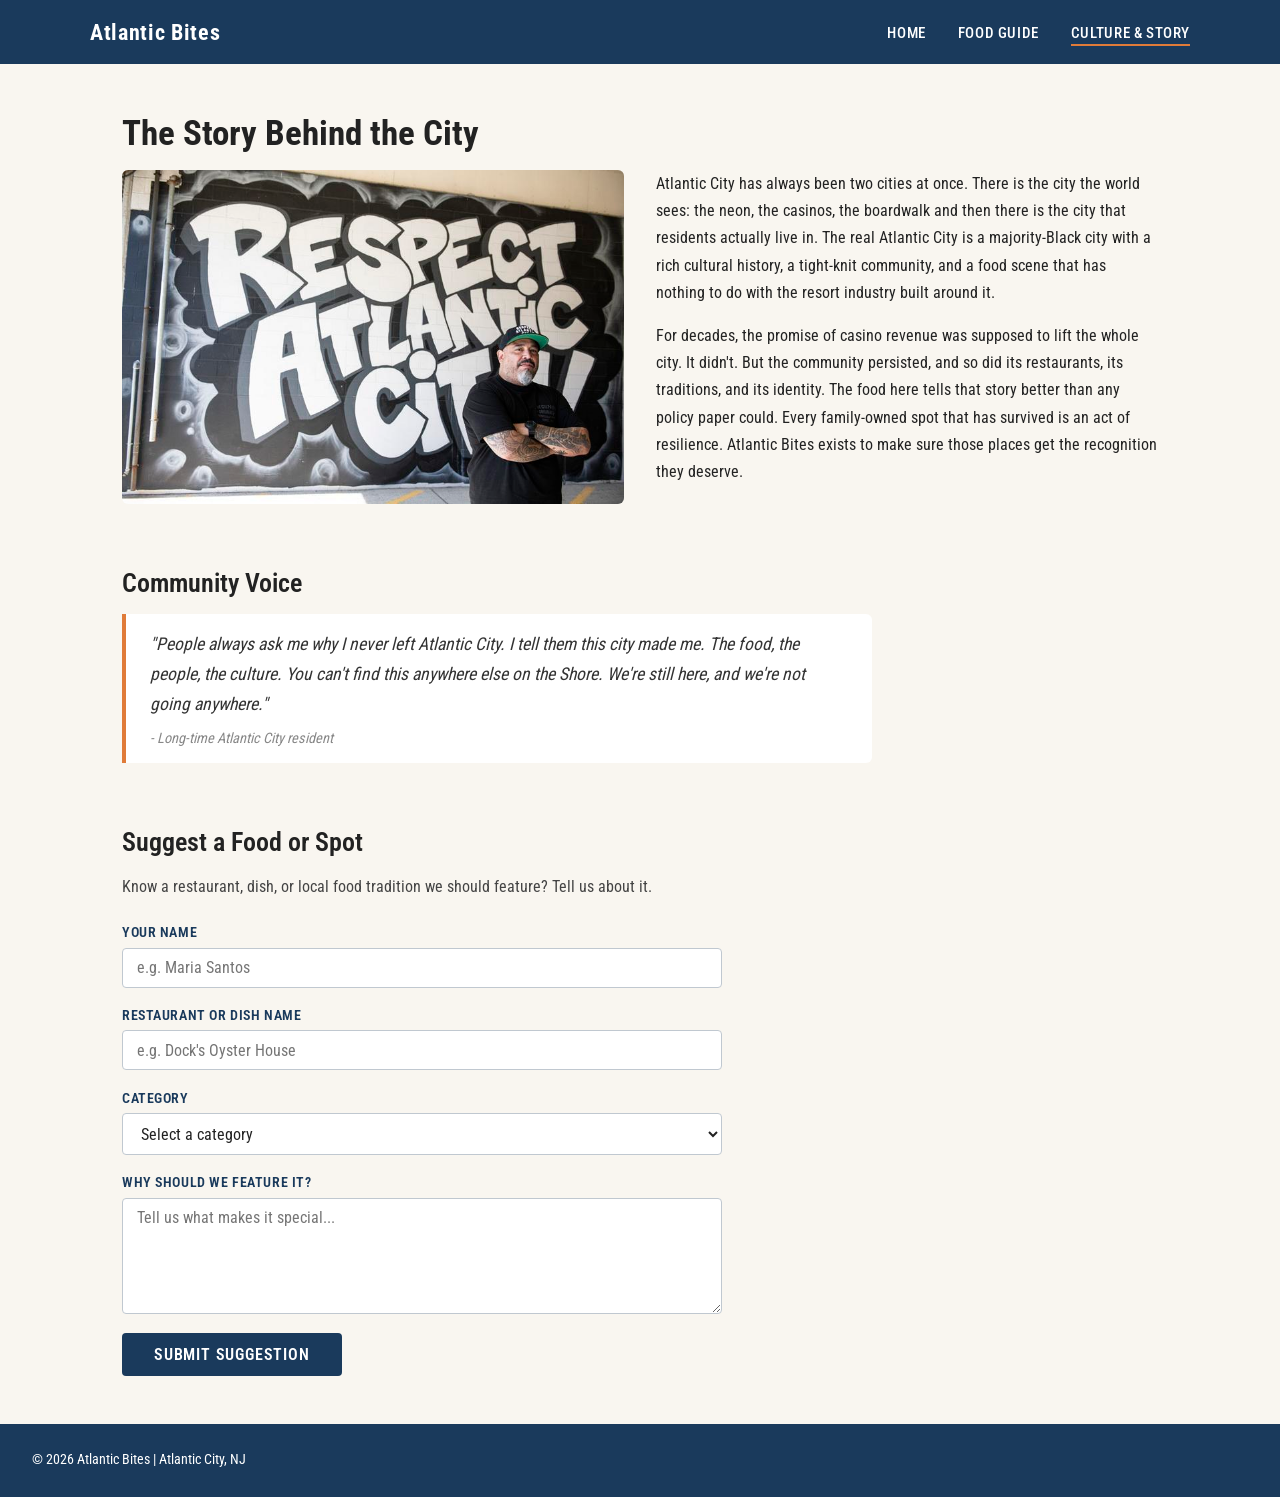
<file: culture.html>
<!DOCTYPE html>
<html lang="en">
<head>
  <meta charset="utf-8">
  <meta name="viewport" content="width=device-width, initial-scale=1.0">
  <title>Atlantic Bites - Culture &amp; Story</title>
  <link rel="stylesheet" href="css/style.css">
</head>
<body>

  <header>
    <nav>
      <a href="intexmain.html" class="logo">Atlantic Bites</a>
      <ul>
        <li><a href="index.html">Home</a></li>
        <li><a href="foodguide.html">Food Guide</a></li>
        <li><a href="culture.html" class="selected">Culture &amp; Story</a></li>
      </ul>
    </nav>
  </header>

  <main>

    <section class="culture-story">
      <h1>The Story Behind the City</h1>
      <div class="story-grid">
        <img
          src="images/culture.jpg"
          srcset="images/culture.jpg 1x, images/culture2x.jpg 2x"
          width="800"
          height="500"
          alt="A neighborhood street in Atlantic City">
        <div class="story-text">
          <p>Atlantic City has always been two cities at once. There is the city the world sees: the neon, the casinos, the boardwalk and then there is the city that residents actually live in. The real Atlantic City is a majority-Black city with a rich cultural history, a tight-knit community, and a food scene that has nothing to do with the resort industry built around it.</p>
          <p>For decades, the promise of casino revenue was supposed to lift the whole city. It didn't. But the community persisted, and so did its restaurants, its traditions, and its identity. The food here tells that story better than any policy paper could. Every family-owned spot that has survived is an act of resilience. Atlantic Bites exists to make sure those places get the recognition they deserve.</p>
        </div>
      </div>
    </section>

    <section class="community-voice">
      <h2>Community Voice</h2>
      <blockquote>
        <p>"People always ask me why I never left Atlantic City. I tell them this city made me. The food, the people, the culture. You can't find this anywhere else on the Shore. We're still here, and we're not going anywhere."</p>
        <cite>- Long-time Atlantic City resident</cite>
      </blockquote>
    </section>

    <section class="suggest">
      <h2>Suggest a Food or Spot</h2>
      <p>Know a restaurant, dish, or local food tradition we should feature? Tell us about it.</p>
      <form action="https://formspree.io/f/YOUR_FORM_ID" method="POST">

        <div class="form-group">
          <label for="name">Your Name</label>
          <input type="text" id="name" name="name" placeholder="e.g. Maria Santos" required>
        </div>

        <div class="form-group">
          <label for="spot">Restaurant or Dish Name</label>
          <input type="text" id="spot" name="spot" placeholder="e.g. Dock's Oyster House" required>
        </div>

        <div class="form-group">
          <label for="category">Category</label>
          <select id="category" name="category">
            <option value="">Select a category</option>
            <option value="seafood">Seafood</option>
            <option value="soul-food">Soul Food</option>
            <option value="international">International</option>
            <option value="other">Other</option>
          </select>
        </div>

        <div class="form-group">
          <label for="message">Why should we feature it?</label>
          <textarea id="message" name="message" rows="5" placeholder="Tell us what makes it special..." required></textarea>
        </div>

        <button type="submit">Submit Suggestion</button>

      </form>

      <p class="form-confirmation" style="display: none; color: #1a3a5c; font-weight: 600; margin-top: 1rem;"></p>
    </section>

  </main>

  <footer>
    <p>&copy; 2026 Atlantic Bites | Atlantic City, NJ</p>
  </footer>

  <script src="js/script.js"></script>

</body>
</html>
</file>
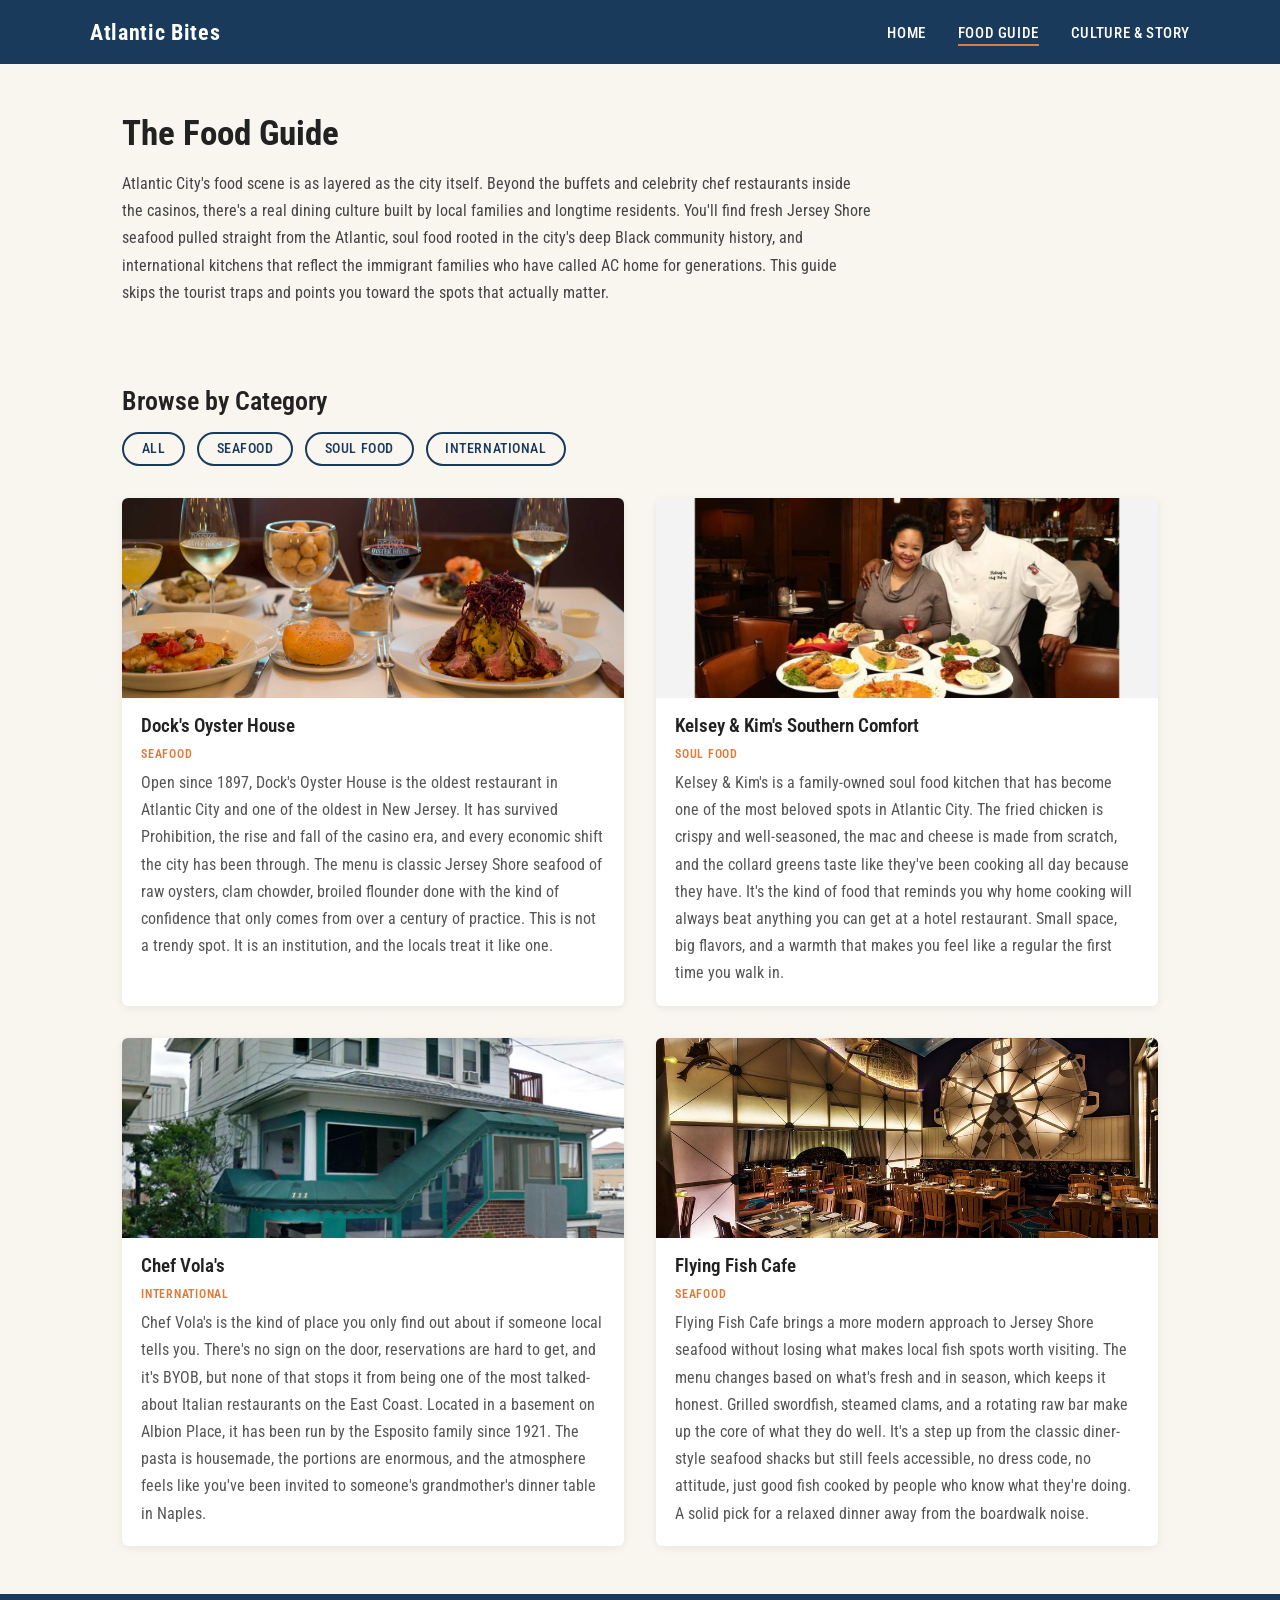
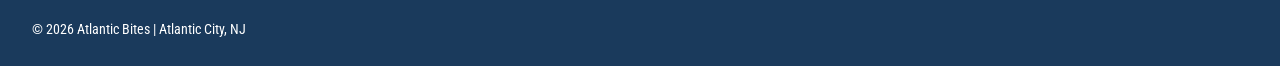
<file: foodguide.html>
<!DOCTYPE html>
<html lang="en">
<head>
  <meta charset="utf-8">
  <meta name="viewport" content="width=device-width, initial-scale=1.0">
  <title>Atlantic Bites — Food Guide</title>
  <link rel="stylesheet" href="css/style.css">
</head>
<body>

  <header>
    <nav>
      <a href="intexmain.html" class="logo">Atlantic Bites</a>
      <ul>
        <li><a href="index.html">Home</a></li>
        <li><a href="foodguide.html" class="selected">Food Guide</a></li>
        <li><a href="culture.html">Culture &amp; Story</a></li>
      </ul>
    </nav>
  </header>

  <main>

    <section class="guide-intro">
      <h1>The Food Guide</h1>
      <p>Atlantic City's food scene is as layered as the city itself. Beyond the buffets and celebrity chef restaurants inside the casinos, there's a real dining culture built by local families and longtime residents. You'll find fresh Jersey Shore seafood pulled straight from the Atlantic, soul food rooted in the city's deep Black community history, and international kitchens that reflect the immigrant families who have called AC home for generations. This guide skips the tourist traps and points you toward the spots that actually matter.</p>
    </section>

    <section class="categories">
      <h2>Browse by Category</h2>

      <div class="category-tags">
        <button class="tag active" data-category="all">All</button>
        <button class="tag" data-category="seafood">Seafood</button>
        <button class="tag" data-category="soul-food">Soul Food</button>
        <button class="tag" data-category="international">International</button>
      </div>

      <div class="listings">

        <article data-category="seafood">
          <img
            src="images/dock.jpg"
            srcset="images/dock.jpg 1x, images/dock2x.jpg 2x"
            width="400"
            height="300"
            alt="Dock's Oyster House exterior in Atlantic City">
          <div class="listing-info">
            <h3>Dock's Oyster House</h3>
            <span class="category-label">Seafood</span>
            <p>Open since 1897, Dock's Oyster House is the oldest restaurant in Atlantic City and one of the oldest in New Jersey. It has survived Prohibition, the rise and fall of the casino era, and every economic shift the city has been through. The menu is classic Jersey Shore seafood of raw oysters, clam chowder, broiled flounder done with the kind of confidence that only comes from over a century of practice. This is not a trendy spot. It is an institution, and the locals treat it like one.</p>
          </div>
        </article>

        <article data-category="soul-food">
          <img
            src="images/kel.jpg"
            srcset="images/kel.jpg 1x, images/kel2x.jpg 2x"
            width="400"
            height="300"
            alt="Kelsey and Kim's Southern Comfort Kitchen in Atlantic City">
          <div class="listing-info">
            <h3>Kelsey &amp; Kim's Southern Comfort</h3>
            <span class="category-label">Soul Food</span>
            <p>Kelsey &amp; Kim's is a family-owned soul food kitchen that has become one of the most beloved spots in Atlantic City. The fried chicken is crispy and well-seasoned, the mac and cheese is made from scratch, and the collard greens taste like they've been cooking all day because they have. It's the kind of food that reminds you why home cooking will always beat anything you can get at a hotel restaurant. Small space, big flavors, and a warmth that makes you feel like a regular the first time you walk in.</p>
          </div>
        </article>

        <article data-category="international">
          <img
            src="images/vola.jpg"
            srcset="images/vola.jpg 1x, images/vola2x.jpg 2x"
            width="400"
            height="300"
            alt="Chef Vola's restaurant in Atlantic City">
          <div class="listing-info">
            <h3>Chef Vola's</h3>
            <span class="category-label">International</span>
            <p>Chef Vola's is the kind of place you only find out about if someone local tells you. There's no sign on the door, reservations are hard to get, and it's BYOB, but none of that stops it from being one of the most talked-about Italian restaurants on the East Coast. Located in a basement on Albion Place, it has been run by the Esposito family since 1921. The pasta is housemade, the portions are enormous, and the atmosphere feels like you've been invited to someone's grandmother's dinner table in Naples.</p>
          </div>
        </article>

        <article data-category="seafood">
          <img
            src="images/fish.jpg"
            srcset="images/fish.jpg 1x, images/fish2x.jpg 2x"
            width="400"
            height="300"
            alt="Flying Fish Cafe in Atlantic City">
          <div class="listing-info">
            <h3>Flying Fish Cafe</h3>
            <span class="category-label">Seafood</span>
            <p>Flying Fish Cafe brings a more modern approach to Jersey Shore seafood without losing what makes local fish spots worth visiting. The menu changes based on what's fresh and in season, which keeps it honest. Grilled swordfish, steamed clams, and a rotating raw bar make up the core of what they do well. It's a step up from the classic diner-style seafood shacks but still feels accessible, no dress code, no attitude, just good fish cooked by people who know what they're doing. A solid pick for a relaxed dinner away from the boardwalk noise.</p>
          </div>
        </article>

      </div>
    </section>

  </main>

  <footer>
    <p>&copy; 2026 Atlantic Bites | Atlantic City, NJ</p>
  </footer>

  <script src="js/script.js"></script>

</body>
</html>
</file>
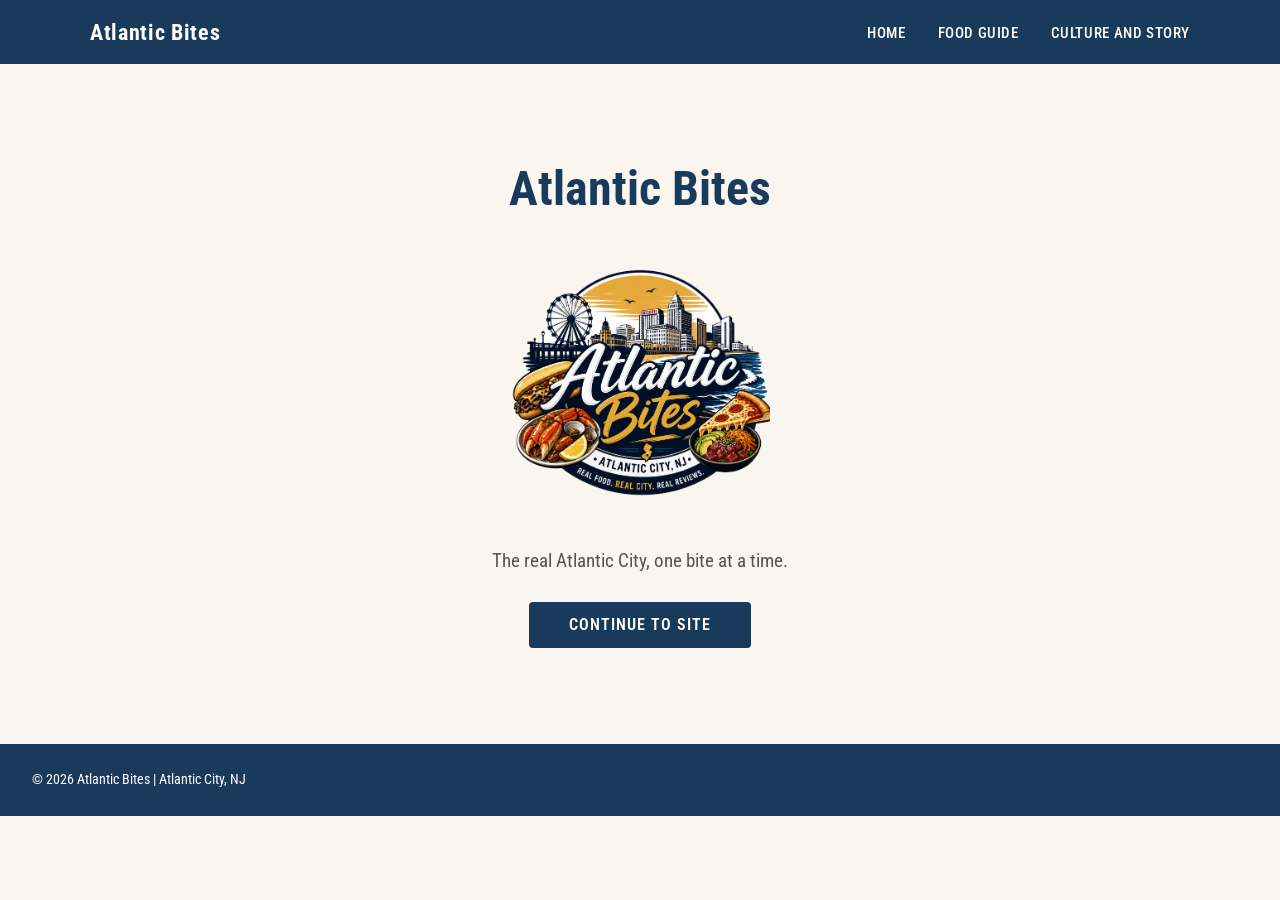
<file: intexmain.html>
<!DOCTYPE html>
<html lang="en">
<head>
  <meta charset="utf-8">
  <meta name="viewport" content="width=device-width, initial-scale=1.0">
  <title>Atlantic Bites</title>
  <link rel="stylesheet" href="css/style.css">
</head>
<body>

  <header>
    <nav>
      <a href="intexmain.html" class="logo">Atlantic Bites</a>
      <ul>
        <li><a href="index.html">Home</a></li>
        <li><a href="foodguide.html">Food Guide</a></li>
        <li><a href="culture.html">Culture and Story</a></li>
      </ul>
    </nav>
  </header>

  <main>
    <section class="splash-section">
      <h1>Atlantic Bites</h1>

      <div class="splash-logo">
        <img
          src="images/logo.png"
          srcset="images/logo.png 1x, images/logo2x.png 2x"
          width="260"
          height="260"
          alt="Atlantic Bites logo placeholder">
      </div>

      <p class="splash-slogan">The real Atlantic City, one bite at a time.</p>

      <a href="index.html" class="splash-btn">Continue to Site</a>
    </section>
  </main>

  <footer>
    <p>&copy; 2026 Atlantic Bites | Atlantic City, NJ</p>
  </footer>

  <script src="js/script.js"></script>

</body>
</html>
</file>
<file: css/style.css>
@font-face {
  font-family: 'Roboto Condensed';
  src: url('../fonts/Roboto.ttf') format('truetype');
  font-weight: 100 900;
}

* { box-sizing: border-box; margin: 0; padding: 0; }

body {
  font-family: 'Roboto Condensed', Arial, sans-serif;
  font-size: 16px;
  color: #222222;
  background-color: #f9f6f0;
}

h1 { font-size: 2.2rem; font-weight: 700; margin-bottom: 1rem; }
h2 { font-size: 1.6rem; font-weight: 600; margin-bottom: 1rem; }
h3 { font-size: 1.2rem; font-weight: 600; margin-bottom: 0.4rem; }
p  { font-size: 1rem; line-height: 1.7; margin-bottom: 1rem; }

a:link    { color: #1a3a5c; }
a:visited { color: #4a6a8c; }
a:hover   { color: #e07b39; }
a:active  { color: #b85e28; }

header { background-color: #1a3a5c; padding: 0 2rem; }

nav {
  display: flex;
  align-items: center;
  justify-content: space-between;
  max-width: 1100px;
  margin: 0 auto;
  height: 64px;
}

nav a { text-decoration: none; }

.logo { font-size: 1.4rem; font-weight: 700; letter-spacing: 0.03em; }

.logo:link,
.logo:visited { color: #ffffff; }

.logo:hover { color: #e07b39; }

nav ul { list-style: none; display: flex; gap: 2rem; }

nav ul a,
nav ul a:link,
nav ul a:visited {
  font-size: 0.95rem;
  font-weight: 500;
  color: #ffffff;
  letter-spacing: 0.04em;
  text-transform: uppercase;
}

nav ul a:hover { color: #e07b39; }

nav ul a.selected {
  color: #ffffff;
  border-bottom: 2px solid #e07b39;
  padding-bottom: 2px;
}


main {
  max-width: 1100px;
  margin: 0 auto;
  padding: 3rem 2rem;
  display: grid;
  gap: 4rem;
}


.hero {
  display: grid;
  grid-template-columns: 1fr 1fr;
  gap: 2rem;
  align-items: center;
}

.hero-text p { font-size: 1.1rem; color: #555555; }
.hero-media video { width: 100%; height: auto; border-radius: 6px; }


.cards { display: grid; grid-template-columns: repeat(3, 1fr); gap: 1.5rem; }

.cards article,
.listings article {
  background-color: #ffffff;
  border-radius: 6px;
  overflow: hidden;
  box-shadow: 0 2px 8px rgba(0,0,0,0.07);
}

.cards article img,
.story-grid img { width: 100%; display: block; height: auto; border-radius: 6px; }

.cards article h3,
.cards article p { padding: 0 1rem; }

.cards article h3 { margin-top: 0.8rem; }
.cards article p  { padding-bottom: 1rem; color: #555555; }


.about {
  background-color: #1a3a5c;
  color: #ffffff;
  padding: 2.5rem;
  border-radius: 6px;
}

.about p { color: #ffffff; max-width: 700px; }


.guide-intro p { max-width: 750px; color: #444444; }

.category-tags { display: flex; gap: 0.75rem; flex-wrap: wrap; margin-bottom: 2rem; }

.tag,
.tag:link,
.tag:visited {
  font-family: 'Roboto Condensed', Arial, sans-serif;
  font-size: 0.9rem;
  font-weight: 500;
  padding: 0.4rem 1.1rem;
  border: 2px solid #1a3a5c;
  border-radius: 20px;
  background-color: transparent;
  color: #1a3a5c;
  text-decoration: none;
  text-transform: uppercase;
  letter-spacing: 0.04em;
}

.tag:hover { background-color: #1a3a5c; color: #ffffff; }

.listings { display: grid; grid-template-columns: 1fr 1fr; gap: 2rem; }

.listings article img {
  width: 100%;
  height: 200px;
  object-fit: cover;
  display: block;
}

.listing-info { padding: 1rem 1.2rem 1.2rem; }
.listing-info p { color: #555555; margin-bottom: 0; }

.category-label {
  display: inline-block;
  font-size: 0.78rem;
  font-weight: 600;
  text-transform: uppercase;
  letter-spacing: 0.06em;
  color: #e07b39;
  margin-bottom: 0.5rem;
}




.story-grid {
  display: grid;
  grid-template-columns: 1fr 1fr;
  gap: 2rem;
  align-items: start;
}

.story-text p:last-child { margin-bottom: 0; }

.community-voice blockquote {
  border-left: 4px solid #e07b39;
  padding: 1rem 1.5rem;
  background-color: #ffffff;
  border-radius: 0 6px 6px 0;
  max-width: 750px;
}

.community-voice blockquote p  { font-size: 1.1rem; font-style: italic; color: #333333; margin-bottom: 0.5rem; }
.community-voice blockquote cite { font-size: 0.9rem; color: #888888; }


.suggest p { color: #444444; margin-bottom: 1.5rem; }

form { max-width: 600px; display: grid; gap: 1.2rem; }

.form-group { display: flex; flex-direction: column; gap: 0.4rem; }

label {
  font-size: 0.9rem;
  font-weight: 600;
  color: #1a3a5c;
  text-transform: uppercase;
  letter-spacing: 0.04em;
}

input, select, textarea {
  font-family: 'Roboto Condensed', Arial, sans-serif;
  font-size: 1rem;
  color: #222222;
  background-color: #ffffff;
  border: 1.5px solid #c0c8d0;
  border-radius: 4px;
  padding: 0.6rem 0.9rem;
  width: 100%;
}

input:focus, select:focus, textarea:focus { outline: none; border-color: #1a3a5c; }

textarea { resize: vertical; }

button[type="submit"] {
  font-family: 'Roboto Condensed', Arial, sans-serif;
  font-size: 1rem;
  font-weight: 600;
  letter-spacing: 0.05em;
  text-transform: uppercase;
  background-color: #1a3a5c;
  color: #ffffff;
  border: none;
  border-radius: 4px;
  padding: 0.75rem 2rem;
  cursor: pointer;
  justify-self: start;
}

button[type="submit"]:hover { background-color: #e07b39; }


footer {
  background-color: #1a3a5c;
  color: #ffffff;
  padding: 1.5rem 2rem;
  display: flex;
  justify-content: space-between;
  align-items: center;
  flex-wrap: wrap;
  gap: 1rem;
}

footer p, footer nav a { font-size: 0.9rem; }
footer p { margin-bottom: 0; }
footer nav { display: flex; gap: 1.5rem; }
footer nav a { color: #ffffff; text-decoration: none; }
footer nav a:hover { color: #e07b39; }


.fact-box {
  margin-top: 1.5rem;
  background-color: #ffffff;
  border-left: 4px solid #e07b39;
  border-radius: 0 6px 6px 0;
  padding: 1rem 1.2rem;
}

.fact-box p { font-size: 0.95rem; color: #333333; margin-bottom: 0.6rem; }

#fact-btn {
  font-family: 'Roboto Condensed', Arial, sans-serif;
  font-size: 0.85rem;
  font-weight: 600;
  text-transform: uppercase;
  letter-spacing: 0.04em;
  background-color: transparent;
  color: #e07b39;
  border: 1.5px solid #e07b39;
  border-radius: 4px;
  padding: 0.3rem 0.9rem;
  cursor: pointer;
}

#fact-btn:hover { background-color: #e07b39; color: #ffffff; }


.splash-section {
  display: flex;
  flex-direction: column;
  align-items: center;
  text-align: center;
  gap: 1.5rem;
  padding: 3rem 2rem;
}

.splash-section h1 { font-size: 3rem; font-weight: 700; color: #1a3a5c; }
.splash-logo img { width: 260px; height: 260px; object-fit: contain; border-radius: 12px; }
.splash-slogan { font-size: 1.2rem; color: #555555; margin-bottom: 0; }

.splash-btn {
  display: inline-block;
  font-family: 'Roboto Condensed', Arial, sans-serif;
  font-size: 1rem;
  font-weight: 600;
  letter-spacing: 0.06em;
  text-transform: uppercase;
  background-color: #1a3a5c;
  text-decoration: none;
  border-radius: 4px;
  padding: 0.85rem 2.5rem;
}

.splash-btn:link,
.splash-btn:visited { color: #ffffff; }

.splash-btn:hover { background-color: #e07b39; color: #ffffff; }


@media (max-width: 700px) {
  nav ul { gap: 1rem; }
  main { padding: 2rem 1rem; gap: 2.5rem; }
  .hero, .cards, .story-grid, .listings { grid-template-columns: 1fr; }
  footer { flex-direction: column; text-align: center; }
}
</file>
